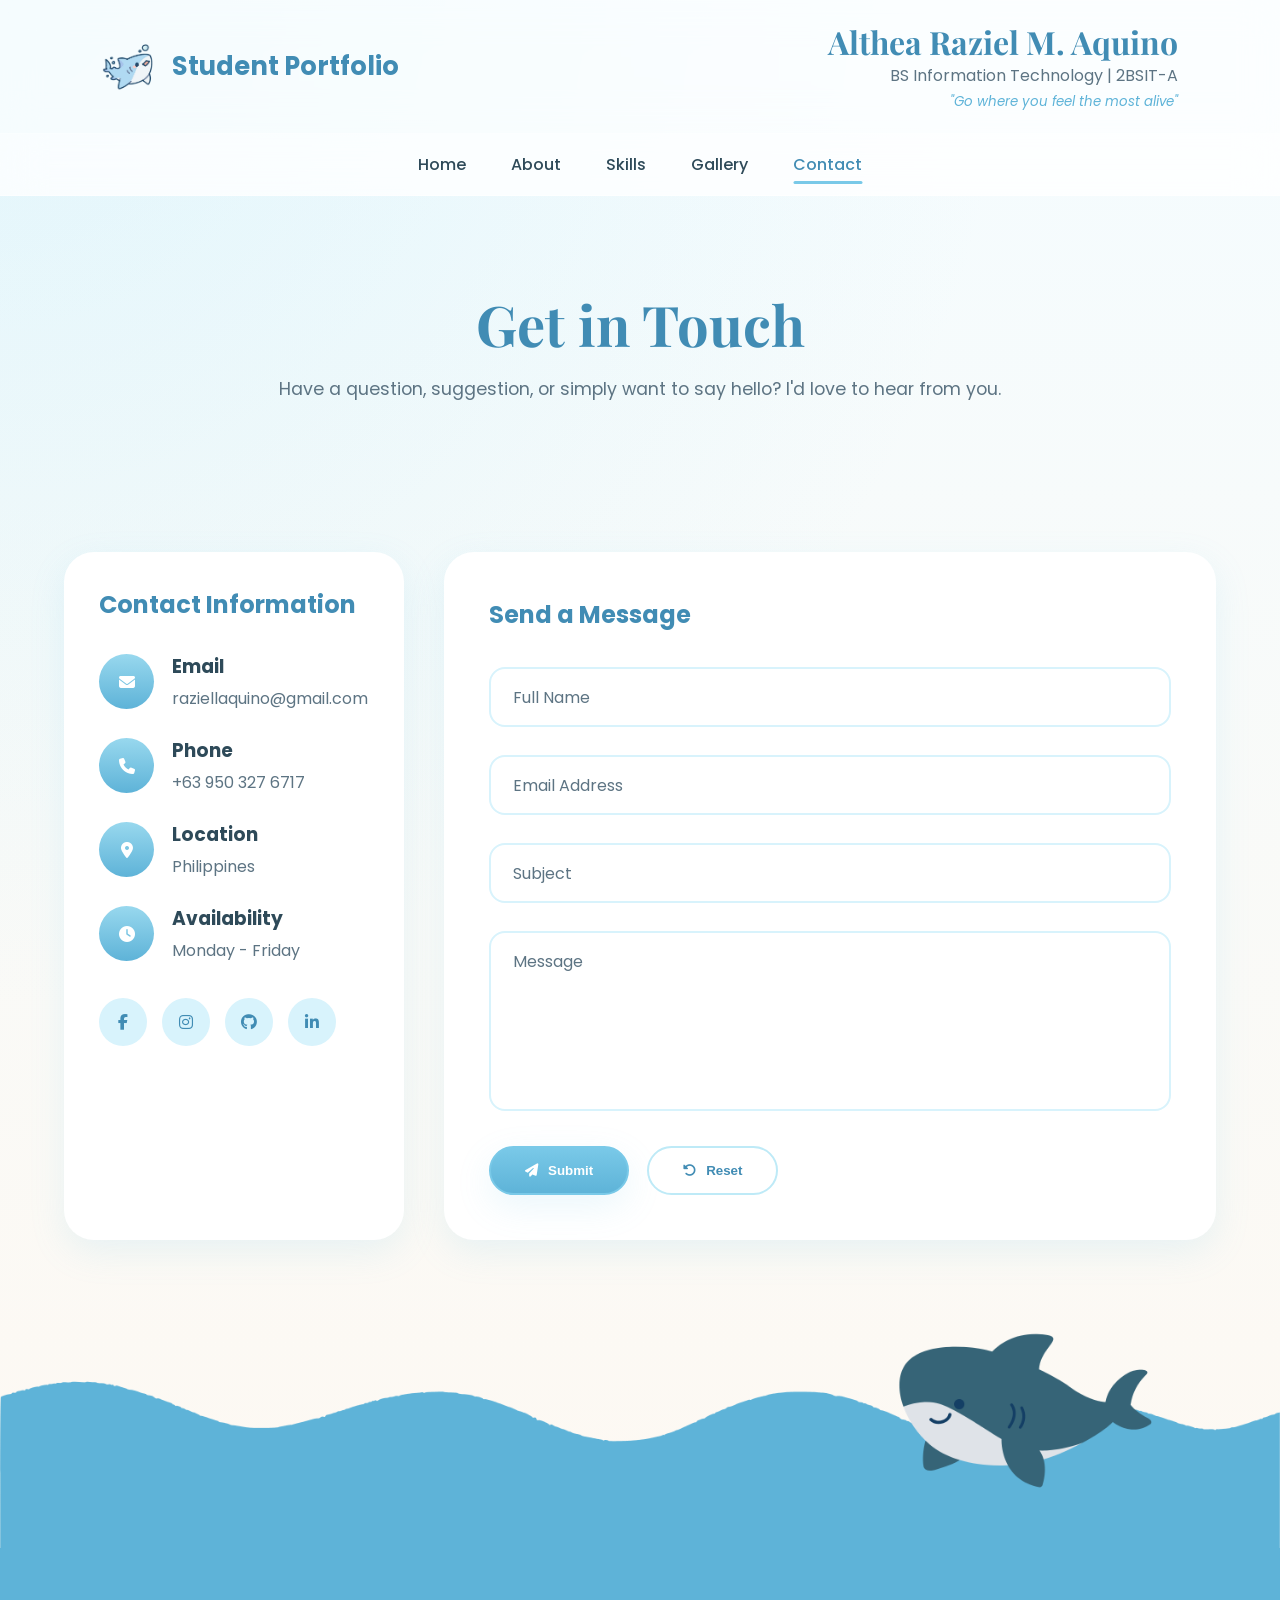
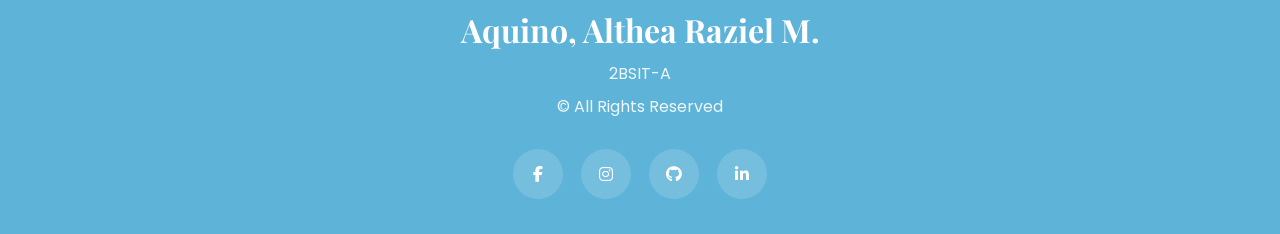
<file: contact.html>
<!DOCTYPE html>
<html lang="en">
   <head>
      <meta charset="UTF-8">
      <meta name="viewport"
         content="width=device-width, initial-scale=1.0">
      <title>Student Portfolio | Contact</title>
      <link rel="stylesheet"
         href="https://cdnjs.cloudflare.com/ajax/libs/font-awesome/6.6.0/css/all.min.css">
      <link rel="stylesheet" href="css/style.css" />
   </head>
   <body>
      <!-- HEADER  -->
      <header>
         <div class="logo">
            <img src="images/logo.png" class="fish-icon" />
            <span>Student Portfolio</span>
         </div>
         <div class="header-info">
            <h1>Althea Raziel M. Aquino</h1>
            <p>BS Information Technology | 2BSIT-A</p>
            <small>"Go where you feel the most alive"</small>
         </div>
      </header>
      <!-- NAVIGATION  -->
      <nav>
         <ul>
            <li><a href="index.html">Home</a></li>
            <li><a href="about.html">About</a></li>
            <li><a href="skills.html">Skills</a></li>
            <li><a href="gallery.html">Gallery</a></li>
            <li><a class="active" href="contact.html">Contact</a></li>
         </ul>
      </nav>
      <!-- PAGE TITLE -->
      <section class="page-banner">
         <h1>Get in Touch</h1>
         <p>
            Have a question, suggestion, or simply want to say hello?
            I'd love to hear from you.
         </p>
      </section>
      <!-- CONTACT -->
      <section class="contact-page">
         <!-- LEFT SIDE -->
         <aside class="contact-info">
            <h2>
               Contact Information
            </h2>
            <div class="info-card">
               <i class="fa-solid fa-envelope"></i>
               <div>
                  <h3>Email</h3>
                  <p>raziellaquino@gmail.com</p>
               </div>
            </div>
            <div class="info-card">
               <i class="fa-solid fa-phone"></i>
               <div>
                  <h3>Phone</h3>
                  <p>+63 950 327 6717</p>
               </div>
            </div>
            <div class="info-card">
               <i class="fa-solid fa-location-dot"></i>
               <div>
                  <h3>Location</h3>
                  <p>Philippines</p>
               </div>
            </div>
            <div class="info-card">
               <i class="fa-solid fa-clock"></i>
               <div>
                  <h3>Availability</h3>
                  <p>Monday - Friday</p>
               </div>
            </div>
            <div class="contact-socials">
               <a href="https://www.facebook.com/razniroj/" target="_blank">
               <i class="fab fa-facebook-f"></i>
               </a>
               <a href="https://www.instagram.com/fvaeriz/" target="_blank">
               <i class="fab fa-instagram"></i>
               </a>
               <a href="https://github.com/strawbaerisz" target="_blank">
               <i class="fab fa-github"></i>
               </a>
               <a href="https://www.linkedin.com/in/aquino-althea-raziel-733122381/" target="_blank">
               <i class="fab fa-linkedin-in"></i>
               </a>
            </div>
         </aside>
         <!-- RIGHT SIDE -->
         <div class="contact-form-container">
            <h2>
               Send a Message
            </h2>
            <form>
               <!-- Full Name -->
               <div class="input-box">
                  <input
                     type="text"
                     required>
                  <label>
                  Full Name
                  </label>
               </div>
               <!-- Email -->
               <div class="input-box">
                  <input
                     type="email"
                     required>
                  <label>
                  Email Address
                  </label>
               </div>
               <!-- Subject -->
               <div class="input-box">
                  <input
                     type="text"
                     required>
                  <label>
                  Subject
                  </label>
               </div>
               <!-- Message -->
               <div class="input-box">
                  <textarea
                     rows="7"
                     required></textarea>
                  <label>
                  Message
                  </label>
               </div>
               <div class="form-buttons">
                  <button
                     type="submit"
                     class="primary-btn">
                  <i class="fa-solid fa-paper-plane"></i>
                  Submit
                  </button>
                  <button
                     type="reset"
                     class="secondary-btn">
                  <i class="fa-solid fa-rotate-left"></i>
                  Reset
                  </button>
               </div>
            </form>
         </div>
      </section>
      <!-- WAVE  -->
      <div class="wave-divider">
         <img src="images/wave.png" />
      </div>
      <footer>
         <h3>Aquino, Althea Raziel M.</h3>
         <p>2BSIT-A</p>
         <p>© All Rights Reserved</p>
         <div class="socials">
            <a href="https://www.facebook.com/razniroj/"
               ><i class="fab fa-facebook-f"></i
               ></a>
            <a href="https://www.instagram.com/fvaeriz/"
               ><i class="fab fa-instagram"></i
               ></a>
            <a href="https://github.com/strawbaerisz"
               ><i class="fab fa-github"></i
               ></a>
            <a href="https://www.linkedin.com/in/aquino-althea-raziel-733122381/"
               ><i class="fab fa-linkedin-in"></i
               ></a>
         </div>
      </footer>
   </body>
</html>
</file>
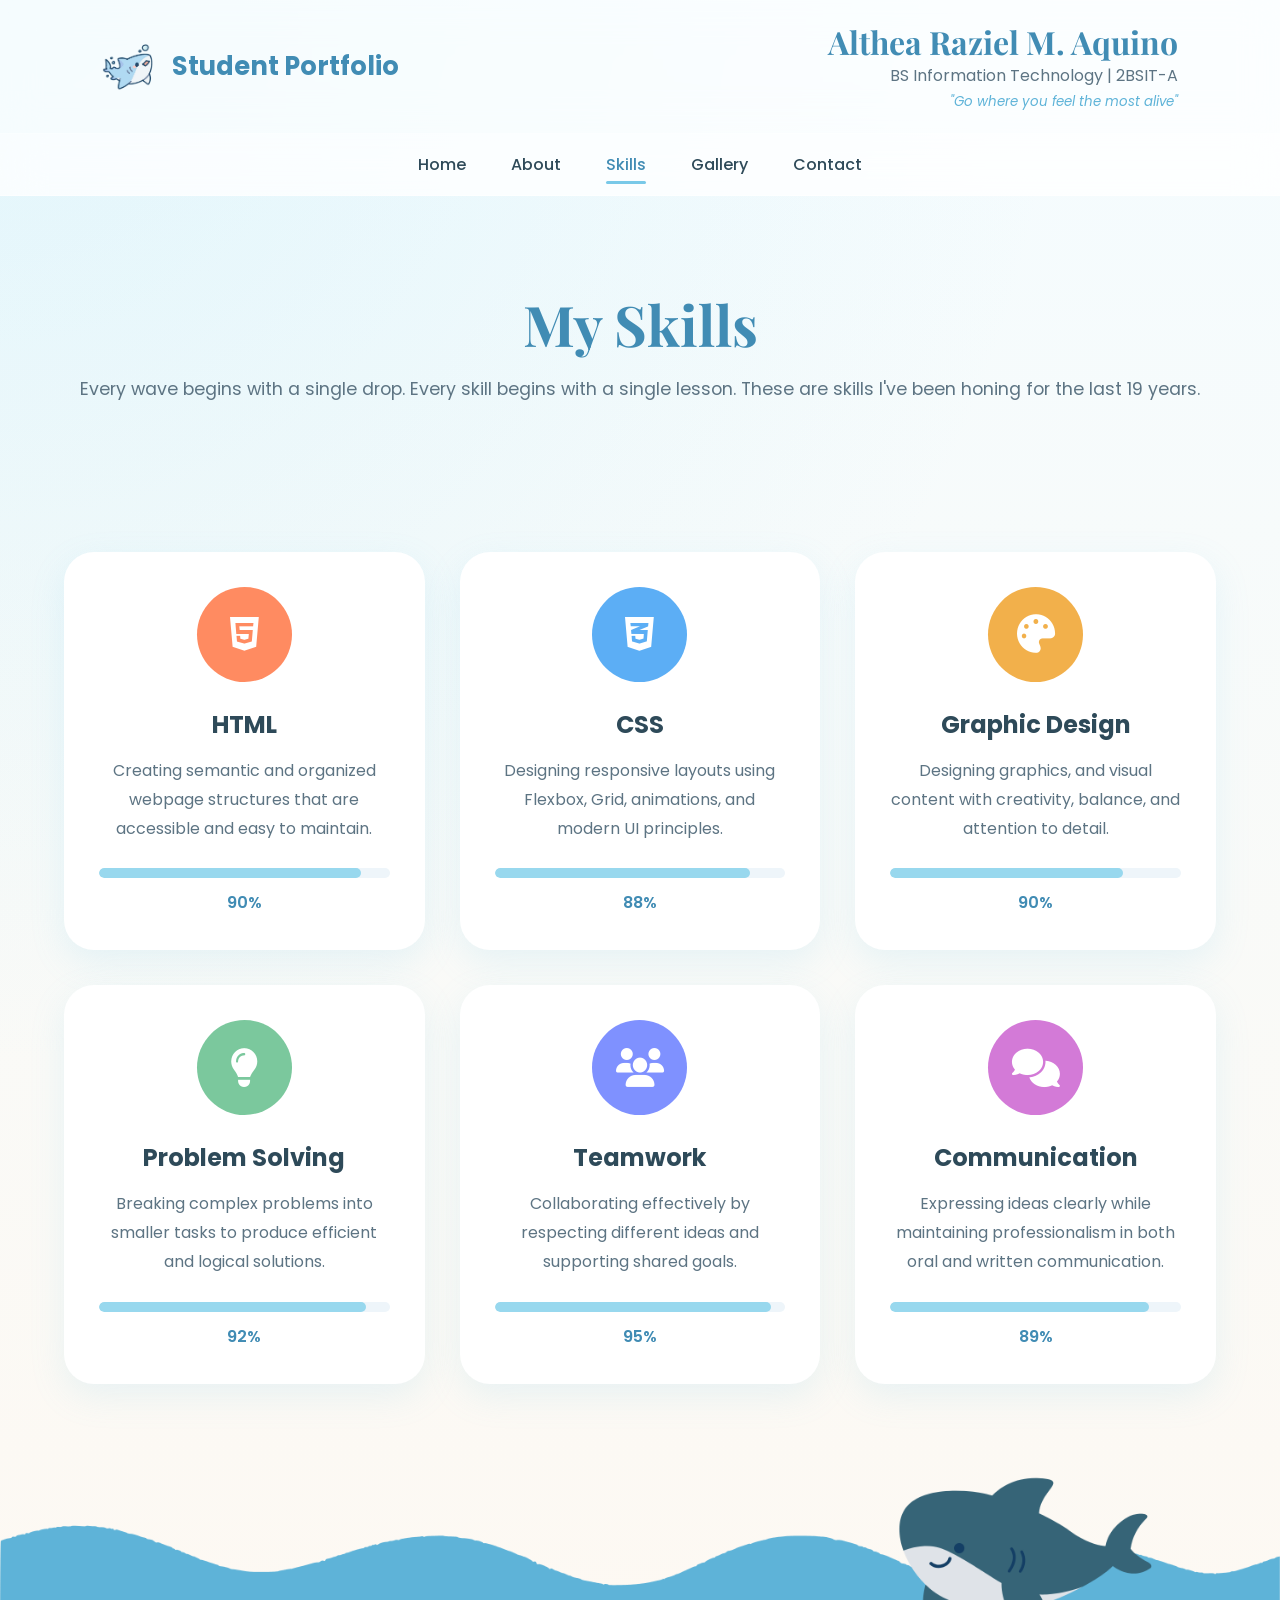
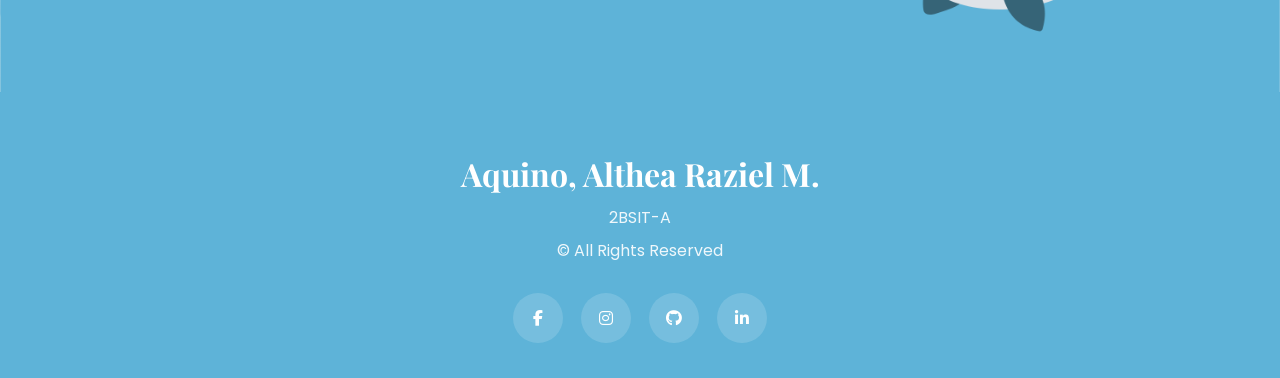
<file: skills.html>
<!DOCTYPE html>
<html lang="en">
  <head>
    <meta charset="UTF-8" />

    <meta name="viewport" content="width=device-width, initial-scale=1.0" />

    <title>Student Portfolio | Skills</title>

    <link
      rel="stylesheet"
      href="https://cdnjs.cloudflare.com/ajax/libs/font-awesome/6.6.0/css/all.min.css"
    />

    <link rel="stylesheet" href="css/style.css" />
  </head>

  <body>
    <!-- HEADER  -->

    <header>
      <div class="logo">
        <img src="images/logo.png" class="fish-icon" />

        <span>Student Portfolio</span>
      </div>

      <div class="header-info">
        <h1>Althea Raziel M. Aquino</h1>

        <p>BS Information Technology | 2BSIT-A</p>

        <small>"Go where you feel the most alive"</small>
      </div>
    </header>

    <!-- NAVIGATION -->

    <nav>
      <ul>
        <li><a href="index.html">Home</a></li>

        <li><a href="about.html">About</a></li>

        <li><a class="active" href="skills.html">Skills</a></li>

        <li><a href="gallery.html">Gallery</a></li>

        <li><a href="contact.html">Contact</a></li>
      </ul>
    </nav>

    <!-- HERO -->

    <section class="page-banner">
      <h1>My Skills</h1>

      <p>
        Every wave begins with a single drop. Every skill begins with a single
        lesson. These are skills I've been honing for the last 19 years.
      </p>
    </section>

    <!-- SKILLS GRID  -->

    <section class="skills-page">
      <div class="skills-grid">
        <!-- HTML -->

        <article class="skill-card">
          <div class="skill-icon html">
            <i class="fa-brands fa-html5"></i>
          </div>

          <h2>HTML</h2>

          <p>
            Creating semantic and organized webpage structures that are
            accessible and easy to maintain.
          </p>

          <div class="progress">
            <div class="progress-fill html-fill"></div>
          </div>

          <span>90%</span>
        </article>

        <!-- CSS -->

        <article class="skill-card">
          <div class="skill-icon css">
            <i class="fa-brands fa-css3-alt"></i>
          </div>

          <h2>CSS</h2>

          <p>
            Designing responsive layouts using Flexbox, Grid, animations, and
            modern UI principles.
          </p>

          <div class="progress">
            <div class="progress-fill css-fill"></div>
          </div>

          <span>88%</span>
        </article>

        <!-- Graphic Design -->

        <article class="skill-card">
          <div class="skill-icon graphics">
            <i class="fa-solid fa-palette"></i>
          </div>

          <h2>Graphic Design</h2>

          <p>
            Designing graphics, and visual content with creativity, balance, and
            attention to detail.
          </p>

          <div class="progress">
            <div class="progress-fill graphics-fill"></div>
          </div>

          <span>90%</span>
        </article>

        <!-- Problem Solving -->

        <article class="skill-card">
          <div class="skill-icon solve">
            <i class="fa-solid fa-lightbulb"></i>
          </div>

          <h2>Problem Solving</h2>

          <p>
            Breaking complex problems into smaller tasks to produce efficient
            and logical solutions.
          </p>

          <div class="progress">
            <div class="progress-fill solve-fill"></div>
          </div>

          <span>92%</span>
        </article>

        <!-- Teamwork -->

        <article class="skill-card">
          <div class="skill-icon team">
            <i class="fa-solid fa-users"></i>
          </div>

          <h2>Teamwork</h2>

          <p>
            Collaborating effectively by respecting different ideas and
            supporting shared goals.
          </p>

          <div class="progress">
            <div class="progress-fill team-fill"></div>
          </div>

          <span>95%</span>
        </article>

        <!-- Communication -->

        <article class="skill-card">
          <div class="skill-icon communicate">
            <i class="fa-solid fa-comments"></i>
          </div>

          <h2>Communication</h2>

          <p>
            Expressing ideas clearly while maintaining professionalism in both
            oral and written communication.
          </p>

          <div class="progress">
            <div class="progress-fill communication-fill"></div>
          </div>

          <span>89%</span>
        </article>
      </div>
    </section>

    <!-- WAVE  -->

    <div class="wave-divider">
      <img src="images/wave.png" />
    </div>

    <!-- FOOTER  -->

    <footer>
      <h3>Aquino, Althea Raziel M.</h3>

      <p>2BSIT-A</p>

      <p>© All Rights Reserved</p>

      <div class="socials">
        <a href="https://www.facebook.com/razniroj/"
          ><i class="fab fa-facebook-f"></i
        ></a>

        <a href="#https://www.instagram.com/fvaeriz/"
          ><i class="fab fa-instagram"></i
        ></a>

        <a href="#https://github.com/strawbaerisz"
          ><i class="fab fa-github"></i
        ></a>

        <a href="#https://www.linkedin.com/in/aquino-althea-raziel-733122381/"
          ><i class="fab fa-linkedin-in"></i
        ></a>
      </div>
    </footer>
  </body>
</html>
</file>
<file: css/style.css>
/*=== FONT USED === */
@import url("https://fonts.googleapis.com/css2?family=Luckiest+Guy&family=Playfair+Display:ital,wght@0,400..900;1,400..900&family=Playfair:ital,opsz,wght@0,5..1200,300..900;1,5..1200,300..900&family=Poppins:ital,wght@0,100;0,200;0,300;0,400;0,500;0,600;0,700;0,800;0,900;1,100;1,200;1,300;1,400;1,500;1,600;1,700;1,800;1,900&display=swap");

body {
  animation: fadePage 0.9s ease;
}

/*== ANIMATION FOR PAGE WHEN NAVIGATING==*/
@keyframes fadePage{

    from{

        opacity:0;

    }

    to{

        opacity:1;

    }

}

/*== COLOR SCHEME ==*/
:root {
  --cream: #fff8f0;
  --sand: #f4e7da;
  --blue50: #f4fcff;
  --blue100: #eaf9ff;
  --blue200: #d8f3fc;
  --blue300: #beeaf7;
  --blue400: #98d8ee;
  --blue500: #79c9e8;
  --blue600: #5eb3d8;
  --blue700: #418cb4;

  --text: #2e4a59;
  --text-light: #5d7483;

  --white: #ffffff;

  --shadow: 0 12px 35px rgba(121, 201, 232, 0.15);

  --shadow-hover: 0 20px 45px rgba(94, 179, 216, 0.25);

  --radius: 24px;

  --transition: 0.35s ease;
}

/* === RESET === */

* {
  margin: 0;
  padding: 0;
  box-sizing: border-box;
}

html {
  scroll-behavior: smooth;
}

body {
  font-family: "Poppins", sans-serif;

  color: var(--text);

  background:
    radial-gradient(
      circle at top left,
      rgba(190, 234, 247, 0.35),
      transparent 45%
    ),
    linear-gradient(180deg, var(--blue50), var(--cream));

  overflow-x: hidden;

  min-height: 100vh;
}

/* === SCROLLBAR === */

::-webkit-scrollbar {
  width: 12px;
}

::-webkit-scrollbar-track {
  background: var(--cream);
}

::-webkit-scrollbar-thumb {
  background: linear-gradient(var(--blue400), var(--blue600));

  border-radius: 50px;

  border: 3px solid var(--cream);
}

::-webkit-scrollbar-thumb:hover {
  background: var(--blue700);
}

/* === LINKS === */

a {
  text-decoration: none;

  color: inherit;
}

img {
  display: block;

  max-width: 100%;
}

/* === SECTIONS === */

section {
  width: min(1200px, 90%);

  margin: auto;

  padding: 90px 0;
}

.section-title {
  text-align: center;

  font-family: "Playfair Display", serif;

  font-size: 2.7rem;

  margin-bottom: 60px;

  color: var(--blue700);
}

/* === HEADER === */

header {
  width: 100%;

  background: rgba(255, 255, 255, 0.65);

  backdrop-filter: blur(18px);

  border-bottom: 1px solid rgba(255, 255, 255, 0.45);

  display: flex;

  justify-content: space-between;

  align-items: center;

  padding: 20px 8%;
}

.logo {
  display: flex;

  align-items: center;

  gap: 15px;

  font-size: 1.6rem;

  color: var(--blue700);

  font-weight: 700;
}

.fish-icon {
  width: 55px;

  height: 55px;

  display: grid;

  place-items: center;
}

.header-info {
  text-align: right;
}

.header-info h1 {
  font-family: "Playfair Display";

  color: var(--blue700);
}

.header-info p {
  color: var(--text-light);
}

.header-info small {
  color: var(--blue600);

  font-style: italic;
}

/* === NAVIGATION ===*/

nav {
  position: sticky;

  top: 0;

  z-index: 999;

  background: rgba(255, 255, 255, 0.78);

  backdrop-filter: blur(20px);

  border-bottom: 1px solid rgba(255, 255, 255, 0.4);
}

nav ul {
  list-style: none;

  display: flex;

  justify-content: center;

  gap: 45px;

  padding: 18px;
}

nav a {
  position: relative;

  font-weight: 500;

  color: var(--text);

  transition: var(--transition);
}

nav a:hover {
  color: var(--blue700);
}

nav a::after {
  content: "";

  position: absolute;

  left: 50%;

  bottom: -8px;

  width: 0;

  height: 3px;

  border-radius: 30px;

  background: var(--blue500);

  transition: var(--transition);

  transform: translateX(-50%);
}

nav a:hover::after,
nav .active::after {
  width: 100%;
}

nav .active {
  color: var(--blue700);
}

/* === PAGE BANNER === */

.page-banner {
  text-align: center;

  padding: 90px 0 60px;
}

.page-banner h1 {
  font-family: "Playfair Display";

  font-size: 3.5rem;

  color: var(--blue700);
}

.page-banner p {
  margin-top: 15px;

  color: var(--text-light);

  font-size: 1.1rem;
}

/* === BUTTONS === */

.primary-btn,
.secondary-btn {
  display: inline-flex;

  align-items: center;

  justify-content: center;

  gap: 10px;

  padding: 15px 34px;

  border-radius: 50px;

  font-weight: 600;

  transition: var(--transition);
}

.primary-btn {
  background: linear-gradient(var(--blue500), var(--blue600));

  color: white;

  box-shadow: var(--shadow);

  border:2px solid var(--blue500);
}

.primary-btn:hover {
  transform: translateY(-6px);

  box-shadow: var(--shadow-hover);

}

.secondary-btn {
  background: white;

  color: var(--blue700);

  border: 2px solid var(--blue300);
}

.secondary-btn:hover {
  background: var(--blue200);

  transform: translateY(-6px);
}

/* ==== GLASS CARD ==== */

.glass-card {
  background: rgba(255, 255, 255, 0.6);

  backdrop-filter: blur(18px);

  border: 1px solid rgba(255, 255, 255, 0.45);

  border-radius: var(--radius);

  padding: 35px;

  box-shadow: var(--shadow);

  transition: var(--transition);
}

.glass-card:hover {
  transform: translateY(-10px);

  box-shadow: var(--shadow-hover);
}
/* HOME PAGE SECTION*/

/* HERO */

.hero {
  display: grid;

  grid-template-columns: repeat(2, 1fr);

  align-items: center;

  gap: 70px;

  min-height: 75vh;
}

.hero-text h2 {
  font-size: 3.6rem;

  line-height: 1.15;

  font-family: "Playfair Display", serif;

  margin: 15px 0;
}

.hero-text h2 span {
  color: var(--blue600);
}

.greeting {
  display: inline-block;

  padding: 8px 18px;

  border-radius: 50px;

  background: var(--blue200);

  color: var(--blue700);

  font-weight: 600;
}

.hero-text p {
  margin: 25px 0;

  line-height: 1.9;

  color: var(--text-light);
}

.hero-buttons {
  display: flex;

  gap: 20px;

  margin-top: 35px;
}

/* PROFILE IMAGE */

.hero-image {
  position: relative;

  display: flex;

  justify-content: center;
}

.circle-bg {
  position: absolute;

  width: 420px;

  height: 420px;

  border-radius: 50%;

  background: radial-gradient(circle, var(--blue300), var(--blue500));

  opacity: 0.25;
}

.hero-image img {
  width: 360px;

  height: 360px;

  object-fit: cover;

  border-radius: 50%;

  border: 10px solid white;

  box-shadow: var(--shadow);

  position: relative;

  transition: 0.5s;
}

.hero-image img:hover {
  transform: scale(1.04) rotate(2deg);
}

/* FEATURE CARDS SECTION*/

.feature-container {
  display: grid;

  grid-template-columns: repeat(auto-fit, minmax(260px, 1fr));

  gap: 35px;
}

.feature-card {
  background: white;

  border-radius: 28px;

  padding: 40px;

  text-align: center;

  box-shadow: var(--shadow);

  transition: 0.4s;
}

.feature-card:hover {
  transform: translateY(-12px);
}

.feature-card i {
  width: 90px;

  height: 90px;

  margin: auto;

  border-radius: 50%;

  display: grid;

  place-items: center;

  font-size: 2rem;

  color: white;

  background: linear-gradient(var(--blue500), var(--blue700));

  margin-bottom: 25px;
}

.feature-card h3 {
  margin-bottom: 15px;
}

.feature-card p {
  color: var(--text-light);

  line-height: 1.7;
}



/*  ABOUT PAGE*/

.about-page {
  display: grid;

  grid-template-columns: 2fr 1fr;

  gap: 40px;
}

.about-content {
  display: flex;

  flex-direction: column;

  gap: 30px;
}

.card-title {
  display: flex;

  align-items: center;

  gap: 15px;

  margin-bottom: 20px;
}

.card-title i {
  font-size: 1.5rem;

  color: var(--blue600);
}

.card-title h2 {
  color: var(--blue700);
}

.about-content p {
  line-height: 1.9;

  color: var(--text-light);
}

/* SIDEBAR */

.profile-card {
  background: white;

  border-radius: 30px;

  padding: 35px;

  text-align: center;

  box-shadow: var(--shadow);

  margin-bottom: 30px;
}

.profile-card img {
  width: 170px;

  height: 170px;

  border-radius: 50%;

  object-fit: cover;

  margin: auto;

  border: 7px solid var(--blue200);
}

.profile-card h3 {
  margin-top: 20px;
}

.profile-card span {
  color: var(--blue600);
}

.fun-facts {
  background: white;

  border-radius: 30px;

  padding: 35px;

  box-shadow: var(--shadow);
}

.fun-facts h3 {
  margin-bottom: 20px;
}

.fun-facts ul {
  list-style: none;
}

.fun-facts li {
  display: flex;

  align-items: center;

  gap: 12px;

  padding: 12px 0;
}

.fun-facts i {
  color: var(--blue600);
}


/* SKILLS CHINENEZ PAGE */

.skills-grid {
  display: grid;

  grid-template-columns: repeat(auto-fit, minmax(290px, 1fr));

  gap: 35px;
}

.skill-card {
  background: white;

  border-radius: 30px;

  padding: 35px;

  text-align: center;

  box-shadow: var(--shadow);

  transition: 0.4s;
}

.skill-card:hover {
  transform: translateY(-12px);
}

.skill-icon {
  width: 95px;

  height: 95px;

  border-radius: 50%;

  margin: auto;

  display: grid;

  place-items: center;

  font-size: 2.4rem;

  color: white;

  margin-bottom: 25px;
}

.html {
  background: #ff8b61;
}

.css {
  background: #5caef5;
}

.graphics {
  background: #f2b04b;
}

.solve {
  background: #7bc89d;
}

.team {
  background: #7f91ff;
}

.communicate {
  background: #d37ad7;
}

.skill-card h2 {
  margin-bottom: 15px;
}

.skill-card p {
  line-height: 1.8;

  color: var(--text-light);
}

/* PROGRESS BAR */

.progress {
  margin: 25px 0 12px;

  width: 100%;

  height: 10px;

  background: #eef5fa;

  border-radius: 20px;

  overflow: hidden;
}

.progress-fill {
  height: 100%;

  border-radius: 20px;

  background: var(--blue400);
}

.html-fill {
  width: 90%;
}

.css-fill {
  width: 88%;
}

.graphics-fill {
  width: 80%;
}

.solve-fill {
  width: 92%;
}

.team-fill {
  width: 95%;
}

.communication-fill {
  width: 89%;
}

.skill-card span {
  font-weight: 600;

  color: var(--blue700);
}

/* WAVE WITH SHARK DIVIDER*/

.wave-divider {
  line-height: 0;
  margin-bottom: -1px;
}

.wave-divider img {
  display: block;

  width: 100%;
  height: auto;
}
/* GALLERY PAGE */


.gallery-grid {
  display: grid;

  grid-template-columns: repeat(auto-fit, minmax(260px, 1fr));

  gap: 28px;
}

.gallery-item {
  position: relative;

  overflow: hidden;

  border-radius: 28px;

  background: white;

  box-shadow: var(--shadow);

  cursor: pointer;

  transition: var(--transition);
}

.gallery-item:hover {
  transform: translateY(-8px);

  box-shadow: var(--shadow-hover);
}

.gallery-item img {
  width: 100%;

  height: 280px;

  object-fit: cover;

  transition: 0.6s ease;
}

.gallery-item:hover img {
  transform: scale(1.12);
}

.gallery-item::before {
  content: "";

  position: absolute;

  inset: 0;

  opacity: 0;

  transition: 0.4s;
  
}

.gallery-item:hover::before {
  opacity: 1;
}

.gallery-item figcaption {
  position: absolute;

  left: 25px;

  right: 25px;

  bottom: -120px;

  color: white;

  transition: 0.45s ease;

  z-index: 5;
}

.gallery-item:hover figcaption {
  bottom: 25px;
}

.gallery-item h3 {
  margin-bottom: 8px;

  font-size: 1.4rem;

  font-family: "Playfair Display", serif;
}

.gallery-item p {
  line-height: 1.6;

  font-size: 0.95rem;
}

.gallery-item h3,
.gallery-item p{

    text-shadow:
        0 2px 4px rgba(0,0,0,.5),
        0 4px 12px rgba(0,0,0,.35);

}

/* CONTACT PAGE */

.contact-page {
  display: grid;

  grid-template-columns: 340px 1fr;

  gap: 40px;
}

.contact-info {
  background: white;

  padding: 35px;

  border-radius: 30px;

  box-shadow: var(--shadow);
}

.contact-info h2 {
  margin-bottom: 30px;

  color: var(--blue700);
}

.info-card {
  display: flex;

  align-items: center;

  gap: 18px;

  margin-bottom: 25px;
}

.info-card i {
  width: 55px;

  height: 55px;

  border-radius: 50%;

  display: grid;

  place-items: center;

  background: linear-gradient(var(--blue400), var(--blue600));

  color: white;

  flex-shrink: 0;
}

.info-card h3 {
  margin-bottom: 5px;
}

.info-card p {
  color: var(--text-light);
}

.contact-socials {
  display: flex;

  gap: 15px;

  margin-top: 35px;
}

.contact-socials a {
  width: 48px;

  height: 48px;

  border-radius: 50%;

  display: grid;

  place-items: center;

  background: var(--blue200);

  color: var(--blue700);

  transition: var(--transition);
}

.contact-socials a:hover {
  background: var(--blue600);

  color: white;

  transform: translateY(-5px);
}

.contact-form-container {
  background: white;

  border-radius: 30px;

  padding: 45px;

  box-shadow: var(--shadow);
}

.contact-form-container h2 {
  margin-bottom: 35px;

  color: var(--blue700);
}

/* Floating Inputs */

.input-box {
  position: relative;

  margin-bottom: 28px;
}

.input-box input,
.input-box textarea {
  width: 100%;

  padding: 18px 16px;

  border: 2px solid var(--blue200);

  border-radius: 16px;

  outline: none;

  font-family: "Poppins", sans-serif;

  background: transparent;

  resize: none;

  transition: var(--transition);
}

.input-box label {
  position: absolute;

  left: 18px;

  top: 18px;

  background: white;

  padding: 0 6px;

  color: var(--text-light);

  pointer-events: none;

  transition: 0.3s;
}

.input-box input:focus,
.input-box textarea:focus {
  border-color: var(--blue500);
}

.input-box input:focus + label,
.input-box textarea:focus + label,
.input-box input:valid + label,
.input-box textarea:valid + label {
  top: -10px;

  font-size: 0.85rem;

  color: var(--blue700);
}

.form-buttons {
  display: flex;

  gap: 18px;

  margin-top: 20px;
}

.contact-extra {
  display: flex;

  justify-content: center;

  margin-top: 80px;
}

.contact-card {
  max-width: 850px;

  text-align: center;

  background: white;

  padding: 50px;

  border-radius: 30px;

  box-shadow: var(--shadow);
}

.contact-card i {
  font-size: 3rem;

  color: var(--blue600);

  margin-bottom: 20px;
}

.contact-card p {
  margin-top: 15px;

  color: var(--text-light);

  line-height: 1.8;
}

/* FOOTER*/

footer {
  background-color: var(--blue600);

  color: white;

  text-align: center;

  padding: 60px 20px 35px;
}

footer h3 {
  font-family: "Playfair Display", serif;

  font-size: 2rem;

  margin-bottom: 10px;
}

footer p {
  margin: 8px 0;

  opacity: 0.9;
}

.socials {
  display: flex;

  justify-content: center;

  gap: 18px;

  margin-top: 30px;
}

.socials a {
  width: 50px;

  height: 50px;

  border-radius: 50%;

  display: grid;

  place-items: center;

  background: rgba(255, 255, 255, 0.15);

  color: white;

  transition: var(--transition);
}

.socials a:hover {
  background: white;

  color: var(--blue700);

  /*SIMPLE RESPONSIVENESS*/
  @media (max-width: 1366px) {

  /* General */

  body {
    overflow-x: hidden;
  }

  section {
    padding: 80px 6%;
  }

  /* Header */

  header {
    padding: 25px 6%;
  }

  .header-info h1 {
    font-size: 2rem;
  }

  .header-info p,
  .header-info small {
    font-size: .95rem;
  }

  /* Navigation */

  nav ul {
    gap: 25px;
  }

  nav a {
    font-size: .95rem;
  }

  /* Hero */

  .hero {
    gap: 60px;
  }

  .hero-text h2 {
    font-size: 3rem;
  }

  .hero-text p {
    font-size: 1rem;
  }

  .hero-image img {
    width: 360px;
  }

  .circle-bg {
    width: 430px;
    height: 430px;
  }

  /* Featured */

  .feature-container {
    gap: 25px;
  }

  /* About */

  .about-page {
    gap: 40px;
  }

  .about-content {
    flex: 2;
  }

  .about-sidebar {
    flex: 1;
  }

  /* Skills */

  .skills-grid {
    grid-template-columns: repeat(3, 1fr);
    gap: 25px;
  }

  /* Gallery */

  .gallery-grid {
    grid-template-columns: repeat(3, 1fr);
    gap: 25px;
  }

  /* Contact */

  .contact-page {
    gap: 40px;
  }

  .contact-info {
    width: 330px;
  }

  /* Footer */

  footer {
    padding: 50px 6%;
  }

}

  transform: translateY(-6px) rotate(10deg);
}
</file>
